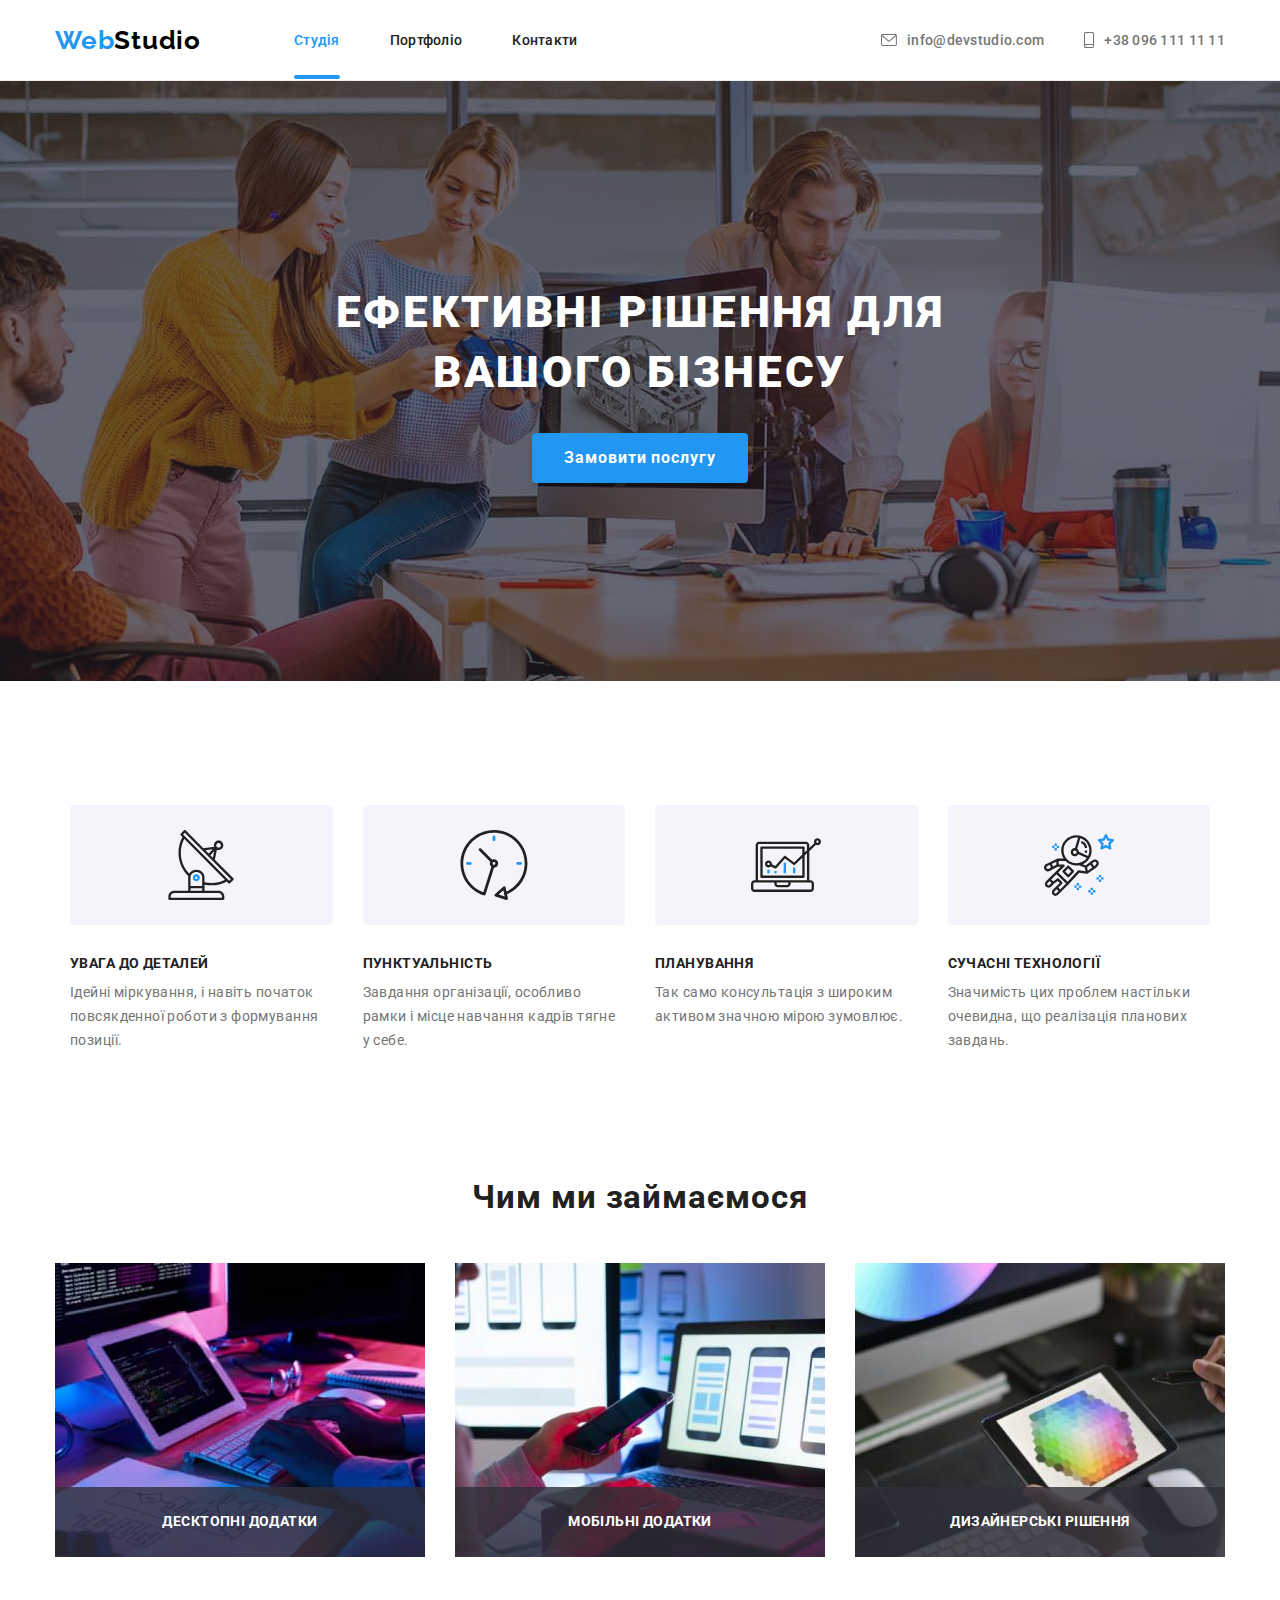
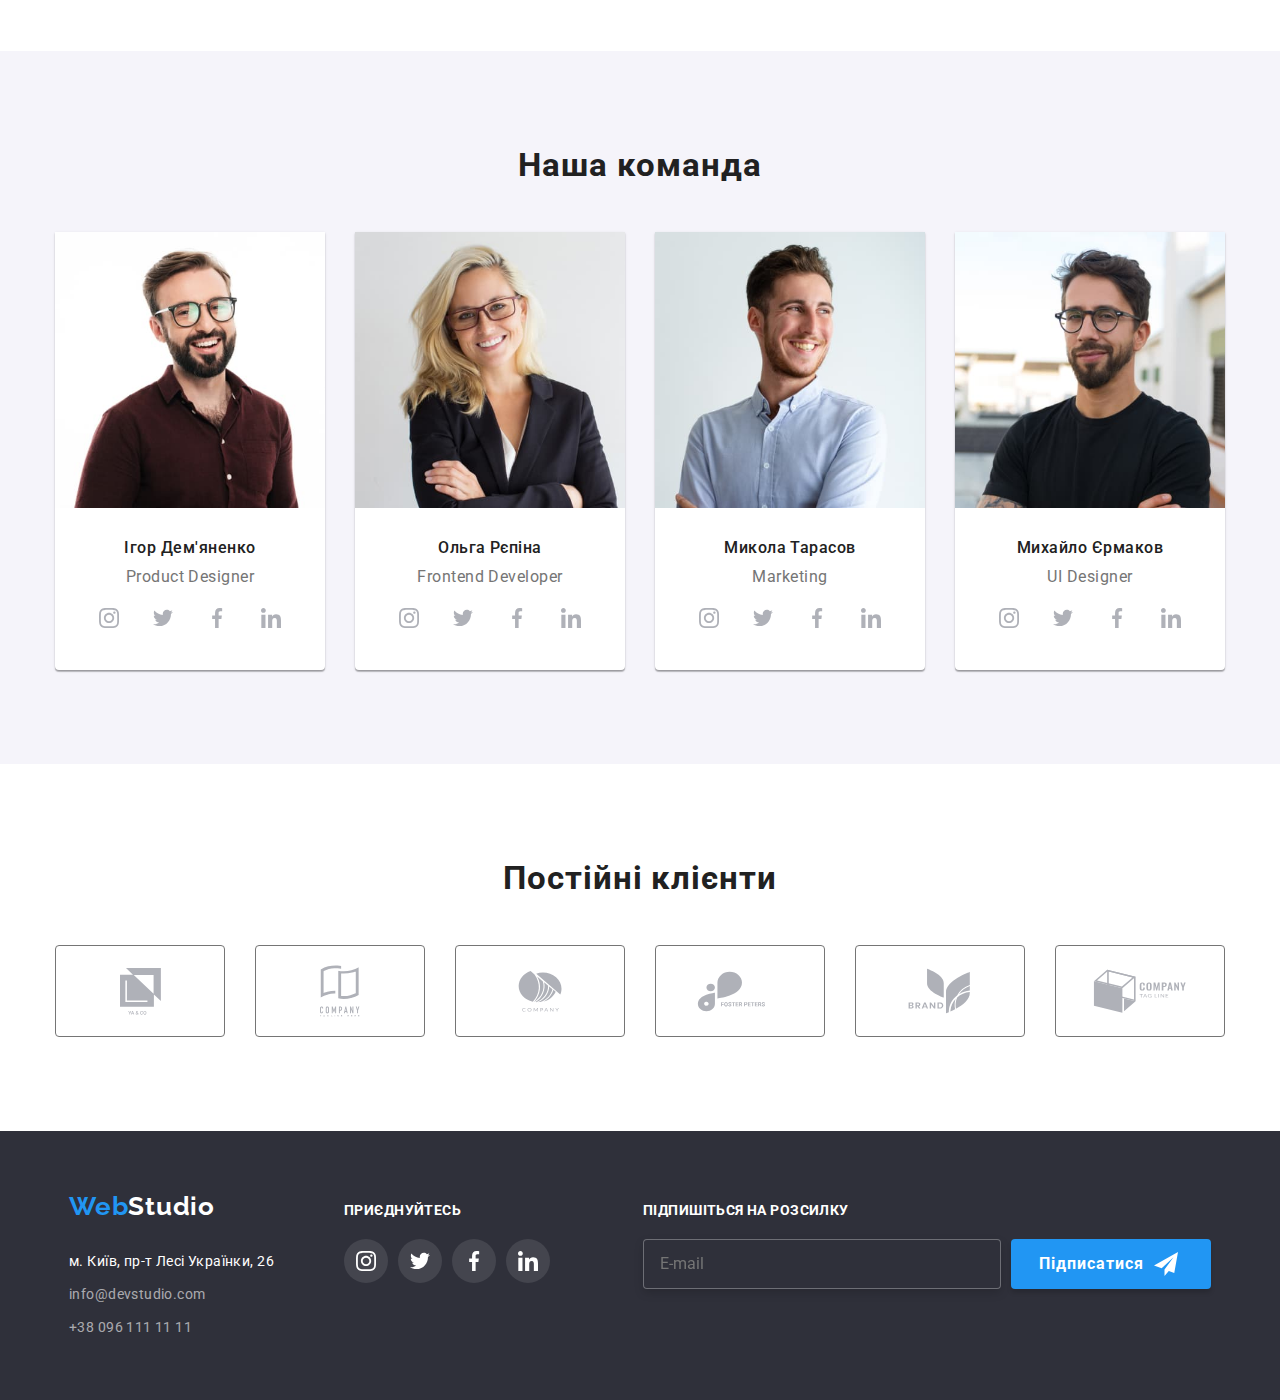
<file: index.html>
<!DOCTYPE html>
<html lang="uk">

<head>
    <meta charset="UTF-8">
    <meta http-equiv="X-UA-Compatible" content="IE=edge">
    <meta name="viewport" content="width=device-width, initial-scale=1.0">
    <link rel="preconnect" href="https://fonts.googleapis.com">
    <link rel="preconnect" href="https://fonts.gstatic.com" crossorigin>
    <link
        href="https://fonts.googleapis.com/css2?family=Montserrat:wght@400;700&family=Raleway:wght@700&family=Roboto:wght@400;500;700;900&display=swap"
        rel="stylesheet">
    <link rel="stylesheet"
        href="https://cdnjs.cloudflare.com/ajax/libs/modern-normalize/1.1.0/modern-normalize.min.css">
    <link rel="stylesheet" href="./css/main.min.css">
    <title>goit-markup-hw-07</title>
</head>

<body class="body-overflow">
    <div class="backdrop is-hidden" data-modal>
        <div class="modal">
            <button type="button" class="modal__button-close button-close" data-modal-close>
                <svg width="11px" height="11px">
                    <use href="./images/icon/icons.svg#icon-Vector-1"></use>
                </svg>
            </button>
    
    <div class="modal-form">
            <form name="modal-form" class="form-order" >
                
                <h3 class="form-order__name">Залиште свої дані, ми вам передзвонимо</h3>
                
                <label for="name" class="form-order__label">Ім'я</label>
                <div class="form-order__field">
                    <input id="name" name="name" type="text" class="form-order__input">
                    <svg width="12px" height="12px" class="form-order__icon">
                        <use href="./images/icon/icons.svg#icon-men"></use>
                    </svg>
                </div>
                
                <label for="tel" class="form-order__label">Телефон</label>
                <div class="form-order__field">
                    <input id="tel" name="telefon" type="text" class="form-order__input">
                    <svg width="13px" height="13px" class="form-order__icon">
                        <use href="./images/icon/icons.svg#icon-phone"></use>
                    </svg>
                </div>
                <label for="email" class="form-order__label">Пошта</label>
                <div class="form-order__field">
                    <input id="email" name="email" type="text" class="form-order__input">
                    <svg width="15px" height="12px" class="form-order__icon">
                        <use href="./images/icon/icons.svg#icon-konvert"></use>
                    </svg>
                    </div>
                <label for="comment" class="form-order__label">Коментар</label>
                <textarea name="commentation" id="comment" class="form-order__textarea" placeholder="Введіть текст"
                    ></textarea>
                <div class="chekbox-container">
                <input id="check" type="checkbox" name="check" class="checkbox-original">
                <svg width="16px" height="15px" class="checkbox-custom">
                    <use href="./images/icon/icons.svg#icon-check"></use>
                </svg>
                <label for="check" class="checkbox-label">
                    Погоджуюся з розсилкою та приймаю 
                    <a class="conditions" href="#">Умови договору</a> 
                </div>

                </label>
                
                <button type="submite" class="form-button">Відправити</button>
    
            </form>
        </div>
        </div>
    </div>

        <header class="header">
        <div class="container-header">
            <nav class="header-nav">
                <a href="./index.html" class="logo"><span class="logo-web">Web</span>Studio</a>
                <ul class="navigation-list">
                    <li><a class="header-nav__link header-nav__link--current" href="./index.html">Студія</a></li>
                    <li><a class="header-nav__link" href="./potfolio.html">Портфоліо</a></li>
                    <li><a class="header-nav__link" href="#">Контакти</a></li>
                </ul>
            </nav>
            <ul class="navigation-contacts">
                <li><a class="header-nav__mail" href="mailto:info@devstudio.com">
                        <svg class="header-nav__icon" width="14px" height="10px">
                            <use href="./images/icon/icons.svg#icon-envelope"></use>
                        </svg>
                        info@devstudio.com</a></li>
                <li><a class="header-nav__tel" href="tel:+380961111111">
                        <svg class="header-nav__icon" width="10px" height="14px">
                            <use href="./images/icon/icons.svg#icon-smartphone"></use>
                        </svg>
                        +38 096 111 11 11</a></li>
            </ul>
            <button class="menu-toggle js-open-menu" aria-expanded="false" aria-controls="mobile-menu">
                <svg width="24px" height="24px">
                    <use href="./images/icon/icons.svg#icon-menu_24px"></use>
                </svg>
            </button>
        </div>
    </header>
    <main>
 
    

        <section class="hero-background section">
            <div class="container">
                <h1 class="hero-text">Ефективні рішення для вашого бізнесу</h1>
                <button type="button" class="hero-button" data-modal-open>Замовити послугу</button>
            </div>
        </section>
        <section class="section-benefits">
            <h2 class="visually-hidden">Наші переваги</h2>
            <div class="container">
                <ul class="benefits">
                    <li>
                        <div class="benefits__icon">
                            <svg width="70px" height="70px">
                                <use href="./images/icon/icons.svg#icon-antenna"></use>
                            </svg>
                        </div>
                        <h3 class="benefits__title">УВАГА ДО ДЕТАЛЕЙ</h3>
                        <p class="benefits__text">Ідейні міркування, і навіть початок повсякденної роботи з формування
                            позиції.</p>
                    </li>
                    <li>
                        <div class="benefits__icon">
                            <svg width="70px" height="70px">
                                <use href="./images/icon/icons.svg#icon-clock"></use>
                            </svg>
                        </div>
                        <h3 class="benefits__title">ПУНКТУАЛЬНІСТЬ</h3>
                        <p class="benefits__text">Завдання організації, особливо рамки і місце навчання кадрів тягне у
                            себе.
                        </p>
                    </li>
                    <li >
                        <div class="benefits__icon">
                            <svg width="70px" height="70px">
                                <use href="./images/icon/icons.svg#icon-diagram"></use>
                            </svg>
                        </div>
                        <h3 class="benefits__title">ПЛАНУВАННЯ</h3>
                        <p class="benefits__text">Так само консультація з широким активом значною мірою зумовлює.</p>
                    </li>
                    <li>
                        <div class="benefits__icon">
                            <svg width="70px" height="70px">
                                <use href="./images/icon/icons.svg#icon-astronaut"></use>
                            </svg>
                        </div>
                        <h3 class="benefits__title">СУЧАСНІ ТЕХНОЛОГІЇ</h3>
                        <p class="benefits__text">Значимість цих проблем настільки очевидна, що реалізація планових
                            завдань.
                        </p>
                    </li>
                </ul>
            </div>
        </section>
        <section class="section what-doing__section">
            <div class="container">
                <h2 class="section-name">Чим ми займаємося</h2>
                <ul class="what-doing">
                    <li class="what-doing-overlay-box">
                        <div class="what-doing-overlay">
                            <p class="what-doing-overlay__text">Десктопні додатки</p>
                        </div>
                        <img src="./images/box_1.jpg" alt="Планшет з клавіатурою" width="370">
                    </li>
                    <li class="what-doing-overlay-box">
                        <div class="what-doing-overlay">
                            <p class="what-doing-overlay__text">Мобільні додатки</p>
                        </div>
                        <img src="./images/box_2.jpg" alt="Смартфон з ноутбуком" width="370">
                    </li>
                    <li class="what-doing-overlay-box">
                        <div class="what-doing-overlay">
                            <p class="what-doing-overlay__text">Дизайнерські рішення</p>
                        </div>
                        <img src="./images/img.jpg" alt="Палітра на планшеті" width="370">
                    </li>
                </ul>
            </div>
        </section>
        <section class="command section">
            <div class="container">
                <h2 class="section-name">Наша команда</h2>
                <ul class="command-list">
                    <li class="command-card">
                        <picture>
                            <source srcset="./images/igor_demyanenko_450.jpg" media="(min-width: 480px)">
                            <source srcset="./images/igor_demyanenko_354.jpg" media="(min-width: 768px)">
                         <img src="./images/igor_demyanenko.jpg" alt="Фото Ігор Дем'яненко" >
                        </picture>

                        <div class="command-card__name">
                            <h3 class="command-card__title">Ігор Дем'яненко</h3>
                            <p class="command-card__text">Product Designer</p>
                            <div>
                                <ul class="command-card__social-list">
                                    <li class="command-card__social-item">
                                        <a href="#" class="command-card__social-link">
                                            <svg width="20px" height="20px">
                                                <use href="./images/icon/icons.svg#icon-instagram"></use>
                                            </svg>
                                        </a>
                                    </li>
                                    <li class="command-card__social-item">
                                        <a href="#" class="command-card__social-link">
                                            <svg width="20px" height="20px">
                                                <use href="./images/icon/icons.svg#icon-twitter"></use>
                                            </svg>
                                        </a>
                                    </li>
                                    <li class="command-card__social-item">
                                        <a href="#" class="command-card__social-link">
                                            <svg width="20px" height="20px">
                                                <use href="./images/icon/icons.svg#icon-facebook"></use>
                                            </svg>
                                        </a>
                                    </li>
                                    <li class="command-card__social-item">
                                        <a href="#" class="command-card__social-link">
                                            <svg width="20px" height="20px">
                                                <use href="./images/icon/icons.svg#icon-linkedin"></use>
                                            </svg>
                                        </a>
                                    </li>
                                </ul>
                            </div>
                        </div>
                    </li>
                    <li class="command-card">
                        <picture>
                            <source srcset="./images/olga_repina_450.jpg" media="(min-width: 480px)">
                            <source srcset="./images/olga_repina_354.jpg" media="(min-width: 768px)">
                            <img src="./images/olga_repina.jpg" alt="Фото Ольга Репина">
                        </picture>
                        <div class="command-card__name">
                            <h3 class="command-card__title">Ольга Рєпіна</h3>
                            <p class="command-card__text">Frontend Developer</p>
                            <div>
                                <ul class="command-card__social-list">
                                    <li class="command-card__social-item">
                                        <a href="#" class="command-card__social-link">
                                            <svg width="20px" height="20px">
                                                <use href="./images/icon/icons.svg#icon-instagram"></use>
                                            </svg>
                                        </a>
                                    </li>
                                    <li class="command-card__social-item">
                                        <a href="#" class="command-card__social-link">
                                            <svg width="20px" height="20px">
                                                <use href="./images/icon/icons.svg#icon-twitter"></use>
                                            </svg>
                                        </a>
                                    </li>
                                    <li class="command-card__social-item">
                                        <a href="#" class="command-card__social-link">
                                            <svg width="20px" height="20px">
                                                <use href="./images/icon/icons.svg#icon-facebook"></use>
                                            </svg>
                                        </a>
                                    </li>
                                    <li class="command-card__social-item">
                                        <a href="#" class="command-card__social-link">
                                            <svg width="20px" height="20px">
                                                <use href="./images/icon/icons.svg#icon-linkedin"></use>
                                            </svg>
                                        </a>
                                    </li>
                                </ul>
                            </div>
                        </div>
                    </li>
                    <li class="command-card">
                        <picture>
                            <source srcset="./images/mikola_tarasov_450.jpg" media="(min-width: 480px)">
                            <source srcset="./images/mikola_tarasov_354.jpg" media="(min-width: 768px)">
                            <img src="./images/mikola_tarasov.jpg" alt="Фото Микола Тарасов">
                        </picture>
                        <div class="command-card__name">
                            <h3 class="command-card__title">Микола Тарасов</h3>
                            <p class="command-card__text">Marketing</p>
                            <div>
                                <ul class="command-card__social-list">
                                    <li class="command-card__social-item">
                                        <a href="#" class="command-card__social-link">
                                            <svg width="20px" height="20px">
                                                <use href="./images/icon/icons.svg#icon-instagram"></use>
                                            </svg>
                                        </a>
                                    </li>
                                    <li class="command-card__social-item">
                                        <a href="#" class="command-card__social-link">
                                            <svg width="20px" height="20px">
                                                <use href="./images/icon/icons.svg#icon-twitter"></use>
                                            </svg>
                                        </a>
                                    </li>
                                    <li class="command-card__social-item">
                                        <a href="#" class="command-card__social-link">
                                            <svg width="20px" height="20px">
                                                <use href="./images/icon/icons.svg#icon-facebook"></use>
                                            </svg>
                                        </a>
                                    </li>
                                    <li class="command-card__social-item">
                                        <a href="#" class="command-card__social-link">
                                            <svg width="20px" height="20px">
                                                <use href="./images/icon/icons.svg#icon-linkedin"></use>
                                            </svg>
                                        </a>
                                    </li>
                                </ul>
                            </div>
                        </div>
                    </li>
                    <li class="command-card">
                        <picture>
                            <source srcset="./images/mihailo_ermakov_450.jpg" media="(min-width: 480px)">
                            <source srcset="./images/mihailo_ermakov_354.jpg" media="(min-width: 768px)">
                            <img src="./images/mihailo_ermakov.jpg" alt="Фото Михайло Єрмаков">
                        </picture>
                        <div class="command-card__name">
                            <h3 class="command-card__title">Михайло Єрмаков</h3>
                            <p class="command-card__text">UI Designer</p>
                            <div>
                                <ul class="command-card__social-list">
                                    <li class="command-card__social-item">
                                        <a href="#" class="command-card__social-link">
                                            <svg width="20px" height="20px">
                                                <use href="./images/icon/icons.svg#icon-instagram"></use>
                                            </svg>
                                        </a>
                                    </li>
                                    <li class="command-card__social-item">
                                        <a href="#" class="command-card__social-link">
                                            <svg width="20px" height="20px">
                                                <use href="./images/icon/icons.svg#icon-twitter"></use>
                                            </svg>
                                        </a>
                                    </li>
                                    <li class="command-card__social-item">
                                        <a href="#" class="command-card__social-link">
                                            <svg width="20px" height="20px">
                                                <use href="./images/icon/icons.svg#icon-facebook"></use>
                                            </svg>
                                        </a>
                                    </li>
                                    <li class="command-card__social-item">
                                        <a href="#" class="command-card__social-link">
                                            <svg width="20px" height="20px">
                                                <use href="./images/icon/icons.svg#icon-linkedin"></use>
                                            </svg>
                                        </a>
                                    </li>
                                </ul>
                            </div>
                        </div>
                    </li>
                </ul>
            </div>
        </section>
        <section class="section">
            <div class="container">
                <h2 class="section-name">Постійні клієнти</h2>
                <ul class="client-list">
                    <li class="client"><a href="#" class="client__link">
                            <svg class="client__icon" width="41px" height="47px">
                                <use href="./images/icon/icons.svg#icon-client-1"></use>
                            </svg>
                        </a></li>
                    <li class="client"><a href="#" class="client__link">
                            <svg class="client__icon" width="40px" height="52px">
                                <use href="./images/icon/icons.svg#icon-client-2"></use>
                            </svg>
                        </a></li>
                    <li class="client"><a href="#" class="client__link">
                            <svg class="client__icon" width="44px" height="42px">
                                <use href="./images/icon/icons.svg#icon-client-3"></use>
                            </svg>
                        </a></li>
                    <li class="client"><a href="#" class="client__link">
                            <svg class="client__icon" width="85px" height="41px">
                                <use href="./images/icon/icons.svg#icon-client-4"></use>
                            </svg>
                        </a></li>
                    <li class="client"><a href="#" class="client__link">
                            <svg class="client__icon" width="63px" height="46px">
                                <use href="./images/icon/icons.svg#icon-client-5"></use>
                            </svg>
                        </a></li>
                    <li class="client"><a href="#" class="client__link">
                            <svg class="client__icon" width="94px" height="44px">
                                <use href="./images/icon/icons.svg#icon-client-6"></use>
                            </svg>
                        </a></li>
                </ul>

            </div>
        </section>



    </main>
    <footer class="footer-background">
        <div class="container futer-content">
            <div class="footer-nav-logo">
                <a href="./index.html" class="logo logo--footer"><span class="logo-web">Web</span>Studio</a>
                <address>
                    <ul class="footer-nav">
                        <li class="footer-nav__adres"><a href="https://goo.gl/maps/15wSwzAnyZ6zEoBG6"></a>м. Київ, пр-т Лесі
                            Українки,
                            26
                        </li>
                        <li class="footer-nav__link"><a href="mailto:info@devstudio.com"
                                class="footer-nav__mail">info@devstudio.com</a></li>
                        <li><a href="tel:+380961111111" class="footer-nav__tel">+38 096 111 11 11</a></li>
                    </ul>
                </address>
            </div>

            <div>
                <h4 class="connecting">приєднуйтесь</h4>
                <div class="footer-social">
                    <ul class="footer-social__list">
                        <li class="footer-social__item">
                            <a href="#" class="footer-social__link">
                                <svg width="20px" height="20px">
                                    <use href="./images/icon/icons.svg#icon-instagram"></use>
                                </svg>
                            </a>
                        </li>
                        <li class="footer-social__item">
                            <a href="#" class="footer-social__link">
                                <svg width="20px" height="20px">
                                    <use href="./images/icon/icons.svg#icon-twitter"></use>
                                </svg>
                            </a>
                        </li>
                        <li class="footer-social__item">
                            <a href="#" class="footer-social__link">
                                <svg width="20px" height="20px">
                                    <use href="./images/icon/icons.svg#icon-facebook"></use>
                                </svg>
                            </a>
                        </li>
                        <li class="footer-social__item">
                            <a href="#" class="footer-social__link">
                                <svg width="20px" height="20px">
                                    <use href="./images/icon/icons.svg#icon-linkedin"></use>
                                </svg>
                            </a>
                        </li>
                    </ul>
                </div>
            </div>
            <div class="subscription">
                <h4 class="subscription__name connecting">Підпишіться на розсилку</h4>
                <div class="subscription__bar">
                <input type="email" placeholder="E-mail" class="subscription__email">
                <button type="submit" class="subscription__button">
                    Підписатися
                    <svg width="24px" height="24px" class="subscription__icon">
                        <use href="./images/icon/icons.svg#icon-send"></use>
                    </svg>
                </button>
                </div>
                
            </div>
        </div>
    </footer>
   
    <div class="menu-container js-menu-container" id="mobile-menu">
        <button class="menu-toggle js-close-menu">
            <svg width="19px" height="19px">
                <use href="./images/icon/icons.svg#icon-Vector-1"></use>
            </svg>
        </button>
        <div class="mobile-menu">
            <ul class="mobile-menu-links">
                <li><a href="./index.html" class="mobile-menu-links__link mobile-menu-links__link--active">Студія</a></li>
                <li><a href="./potfolio.html" class="mobile-menu-links__link">Портфоліо</a></li>
                <li><a href="" class="mobile-menu-links__link">Контакти</a></li>
            </ul>
            <ul class="mobile-menu-contact">
                <li><a href="tel:+380961111111" class="mobile-menu-contact__tel">+38 096 111 11 11</a></li>
                <li><a href="mailto:info@devstudio.com" class="mobile-menu-contact__mail">info@devstudio.com</a></li>
            </ul>
            <ul class="mobile-menu-socials">
                <li class="mobile-menu-socials__link"><a href="">Instagram</a></li>
                <li class="mobile-menu-socials__link"><a href="">Twitter</a></li>
                <li class="mobile-menu-socials__link"><a href="">Facebook</a></li>
                <li class="mobile-menu-socials__link"><a href="">LinkedIn</a></li>
            </ul>
        </div>
    </div>
<script src="./js/modal.js"></script>
<script defer src="js/mobile-menu.js"></script>
   
</body>

</html>
</file>
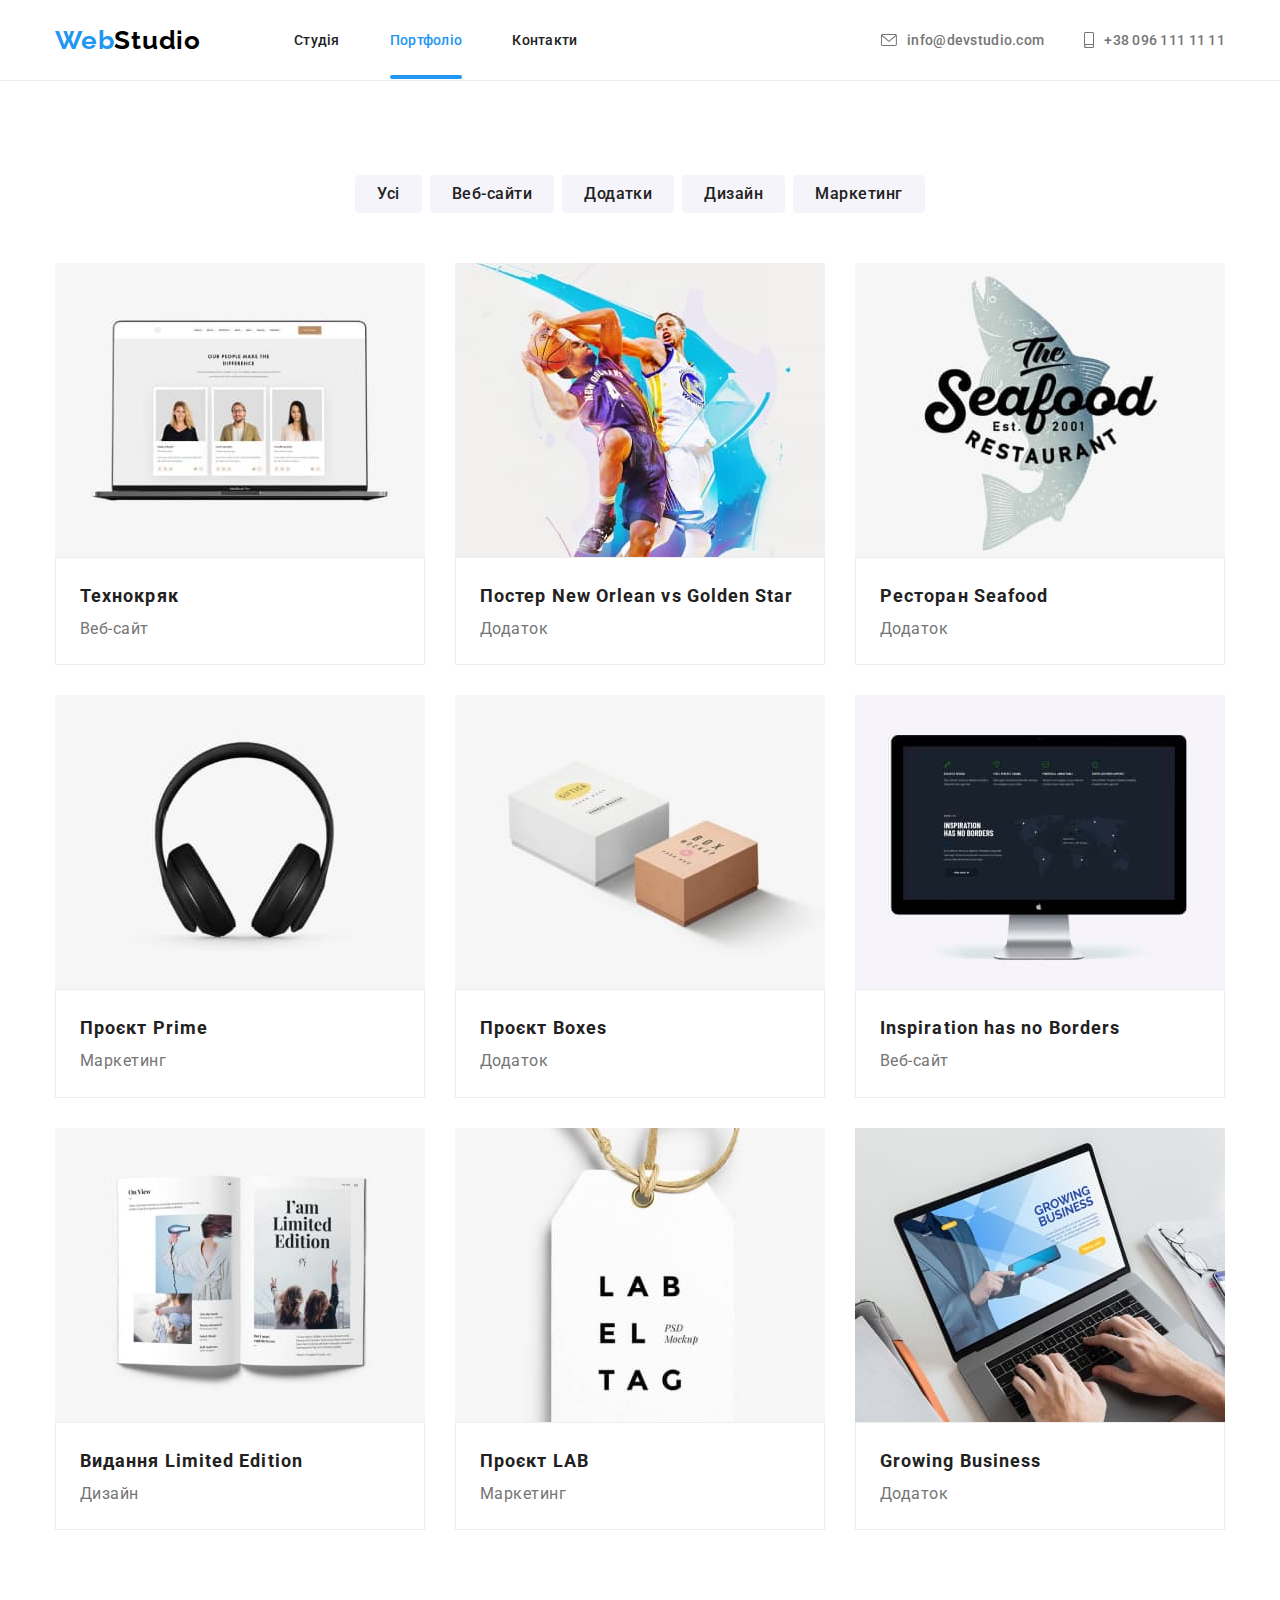
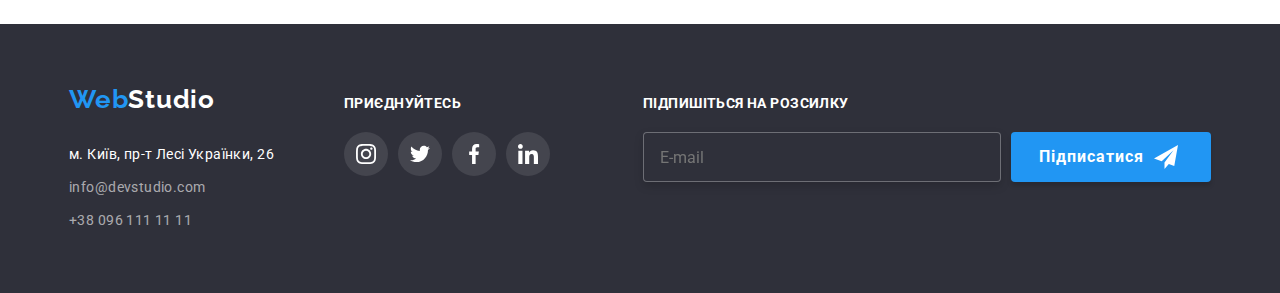
<file: potfolio.html>
<!DOCTYPE html>
<html lang="en">

<head>
    <meta charset="UTF-8" />
    <meta http-equiv="X-UA-Compatible" content="IE=edge" />
    <meta name="viewport" content="width=device-width, initial-scale=1.0" />
    <link rel="preconnect" href="https://fonts.googleapis.com">
    <link rel="preconnect" href="https://fonts.gstatic.com" crossorigin>
    <link
        href="https://fonts.googleapis.com/css2?family=Montserrat:wght@400;700&family=Raleway:wght@700&family=Roboto:wght@400;500;700;900&display=swap"
        rel="stylesheet">
    <link rel="stylesheet"
        href="https://cdnjs.cloudflare.com/ajax/libs/modern-normalize/1.1.0/modern-normalize.min.css">

    <link rel="stylesheet" href="./css/main.min.css">
    <title>goit-markup-hw-06</title>
</head>

<body>
    <header class="header">
        <div class="container-header">
            <nav class="header-nav">
                <a href="./index.html" class="logo"><span class="logo-web">Web</span>Studio</a>
                <ul class="navigation-list">
                    <li><a class="header-nav__link" href="./index.html">Студія</a></li>
                    <li><a class="header-nav__link header-nav__link--current" href="./potfolio.html">Портфоліо</a></li>
                    <li><a class="header-nav__link" href="#">Контакти</a></li>
                </ul>
            </nav>
            <ul class="navigation-contacts">
                <li><a class="header-nav__mail" href="mailto:info@devstudio.com">
                        <svg class="header-nav__icon" width="16px" height="12px">
                            <use href="./images/icon/icons.svg#icon-envelope"></use>
                        </svg>
                        info@devstudio.com</a></li>
                <li><a class="header-nav__tel" href="tel:+380961111111">
                        <svg class="header-nav__icon" width="10px" height="16px">
                            <use href="./images/icon/icons.svg#icon-smartphone"></use>
                        </svg>
                        +38 096 111 11 11</a></li>
            </ul>
            <button class="menu-toggle js-open-menu" aria-expanded="false" aria-controls="mobile-menu">
                <svg width="24px" height="24px">
                    <use href="./images/icon/icons.svg#icon-menu_24px"></use>
                </svg>
            </button>
        </div>
    </header>
    <main>
        <section class="our-project section">
            <div class="container">
                <h2 class="visually-hidden">Приклади робіт</h2>
                <ul class="portfolio-button">
                    <li><button type="button" class="button-menu">Усі</button></li>
                    <li><button type="button" class="button-menu">Веб-сайти</button></li>
                    <li><button type="button" class="button-menu">Додатки</button></li>
                    <li><button type="button" class="button-menu">Дизайн</button></li>
                    <li><button type="button" class="button-menu">Маркетинг</button></li>
                </ul>
                <ul class="project-gallary">
                    <li>
                        <a class="project-card" href="#">
                            <div class="project-card__overlay">
                                <div class="overlay-card">
                                    <p class="overlay-card__text">Ресурс пропонує комплексні пропозиції з різним рівнем
                                        функціоналу та сервісів. Все це дозволить відвідувачу отримати
                                        вичерпні відомості про компанію чи приватну особу.</p>
                                </div>
                                <img src="./images/porfolio/nout-s-foto.jpg" alt="ноутбук с фото" width="370">
                            </div>

                            <div class="project-card__title">
                                <h3 class="project-card__name">Технокряк</h3>
                                <p class="project-card__text">Веб-сайт</p>
                            </div>
                        </a>
                    </li>
                    <li>
                        <a class="project-card" href="#">
                            <div class="project-card__overlay">
                                <div class="overlay-card">
                                    <p class="overlay-card__text">Ресурс пропонує комплексні пропозиції з різним рівнем
                                        функціоналу та сервісів. Все це дозволить відвідувачу отримати
                                        вичерпні відомості про компанію чи приватну особу.</p>
                                </div>
                                <img src="./images/porfolio/basketbol.jpg" alt="постер баскетбол" width="370">
                            </div>

                            <div class="project-card__title">
                                <h3 class="project-card__name">Постер New Orlean vs Golden Star</h3>
                                <p class="project-card__text">Додаток</p>
                            </div>
                        </a>
                    </li>
                    <li>
                        <a class="project-card" href="">
                            <div class="project-card__overlay">
                                <div class="overlay-card">
                                    <p class="overlay-card__text">Ресурс пропонує комплексні пропозиції з різним рівнем
                                        функціоналу та сервісів. Все це дозволить відвідувачу отримати
                                        вичерпні відомості про компанію чи приватну особу.</p>
                                </div>
                                <img src="./images/porfolio/logo-s-riboi.jpg" alt="логотип рыбного ресторана"
                                    width="370">
                            </div>

                            <div class="project-card__title">
                                <h3 class="project-card__name">Ресторан Seafood</h3>
                                <p class="project-card__text">Додаток</p>
                            </div>
                        </a>
                    </li>
                    <li>
                        <a href="" class="project-card">
                            <div class="project-card__overlay">
                                <div class="overlay-card">
                                    <p class="overlay-card__text">Ресурс пропонує комплексні пропозиції з різним рівнем
                                        функціоналу та сервісів. Все це дозволить відвідувачу отримати
                                        вичерпні відомості про компанію чи приватну особу.</p>
                                </div>
                                <img src="./images/porfolio/naushniki.jpg" alt="наушники" width="370">
                            </div>

                            <div class="project-card__title">
                                <h3 class="project-card__name">Проєкт Prime</h3>
                                <p class="project-card__text">Маркетинг</p>
                            </div>
                        </a>
                    </li>
                    <li>
                        <a href="" class="project-card">
                            <div class="project-card__overlay">
                                <div class="overlay-card">
                                    <p class="overlay-card__text">Ресурс пропонує комплексні пропозиції з різним рівнем
                                        функціоналу та сервісів. Все це дозволить відвідувачу отримати
                                        вичерпні відомості про компанію чи приватну особу.</p>
                                </div>
                                <img src="./images/porfolio/boxes.jpg" alt="коробки" width="370">
                            </div>

                            <div class="project-card__title">
                                <h3 class="project-card__name">Проєкт Boxes</h3>
                                <p class="project-card__text">Додаток</p>
                            </div>
                        </a>
                    </li>
                    <li>
                        <a href="" class="project-card">
                            <div class="project-card__overlay">
                                <div class="overlay-card">
                                    <p class="overlay-card__text">Ресурс пропонує комплексні пропозиції з різним рівнем
                                        функціоналу та сервісів. Все це дозволить відвідувачу отримати
                                        вичерпні відомості про компанію чи приватну особу.</p>
                                </div>
                                <img src="./images/porfolio/komp.jpg" alt="моноблок" width="370">
                            </div>

                            <div class="project-card__title">
                                <h3 class="project-card__name">Inspiration has no Borders</h3>
                                <p class="project-card__text">Веб-сайт</p>
                            </div>
                        </a>
                    </li>
                    <li>
                        <a href="" class="project-card">
                            <div class="project-card__overlay">
                                <div class="overlay-card">
                                    <p class="overlay-card__text">Ресурс пропонує комплексні пропозиції з різним рівнем
                                        функціоналу та сервісів. Все це дозволить відвідувачу отримати
                                        вичерпні відомості про компанію чи приватну особу.</p>
                                </div>
                                <img src="./images/porfolio/gurnal.jpg" alt="журнал" width="370">
                            </div>

                            <div class="project-card__title">
                                <h3 class="project-card__name">Видання Limited Edition</h3>
                                <p class="project-card__text">Дизайн</p>
                            </div>
                        </a>
                    </li>
                    <li>
                        <a href="" class="project-card">
                            <div class="project-card__overlay">
                                <div class="overlay-card">
                                    <p class="overlay-card__text">Ресурс пропонує комплексні пропозиції з різним рівнем
                                        функціоналу та сервісів. Все це дозволить відвідувачу отримати
                                        вичерпні відомості про компанію чи приватну особу.</p>
                                </div>
                                <img src="./images/porfolio/lable.jpg" alt="фото лэйби" width="370">
                            </div>

                            <div class="project-card__title">
                                <h3 class="project-card__name">Проєкт LAB</h3>
                                <p class="project-card__text">Маркетинг</p>
                            </div>
                        </a>
                    </li>
                    <li>
                        <a href="" class="project-card">
                            <div class="project-card__overlay">
                                <div class="overlay-card">
                                    <p class="overlay-card__text">Ресурс пропонує комплексні пропозиції з різним рівнем
                                        функціоналу та сервісів. Все це дозволить відвідувачу отримати
                                        вичерпні відомості про компанію чи приватну особу.</p>
                                </div>
                                <img src="./images/porfolio/notebook.jpg" alt="руки на ноутбуке" width="370">
                            </div>

                            <div class="project-card__title">
                                <h3 class="project-card__name">Growing Business</h3>
                                <p class="project-card__text">Додаток</p>
                            </div>
                        </a>
                    </li>
                </ul>
            </div>
        </section>

    </main>
    <footer class="footer-background">
        <div class="container futer-content">
            <div class="footer-nav-logo">
                <a href="./index.html" class="logo logo--footer"><span class="logo-web">Web</span>Studio</a>
                <address>
                    <ul class="footer-nav">
                        <li class="footer-nav__adres"><a href="https://goo.gl/maps/15wSwzAnyZ6zEoBG6"></a>м. Київ, пр-т Лесі
                            Українки,
                            26
                        </li>
                        <li class="footer-nav__link"><a href="mailto:info@devstudio.com"
                                class="footer-nav__mail">info@devstudio.com</a></li>
                        <li><a href="tel:+380961111111" class="footer-nav__tel">+38 096 111 11 11</a></li>
                    </ul>
                </address>
            </div>
    
            <div>
                <h4 class="connecting">приєднуйтесь</h4>
                <div class="footer-social">
                    <ul class="footer-social__list">
                        <li class="footer-social__item">
                            <a href="#" class="footer-social__link">
                                <svg width="20px" height="20px">
                                    <use href="./images/icon/icons.svg#icon-instagram"></use>
                                </svg>
                            </a>
                        </li>
                        <li class="footer-social__item">
                            <a href="#" class="footer-social__link">
                                <svg width="20px" height="20px">
                                    <use href="./images/icon/icons.svg#icon-twitter"></use>
                                </svg>
                            </a>
                        </li>
                        <li class="footer-social__item">
                            <a href="#" class="footer-social__link">
                                <svg width="20px" height="20px">
                                    <use href="./images/icon/icons.svg#icon-facebook"></use>
                                </svg>
                            </a>
                        </li>
                        <li class="footer-social__item">
                            <a href="#" class="footer-social__link">
                                <svg width="20px" height="20px">
                                    <use href="./images/icon/icons.svg#icon-linkedin"></use>
                                </svg>
                            </a>
                        </li>
                    </ul>
                </div>
            </div>
            <div class="subscription">
                <h4 class="subscription__name connecting">Підпишіться на розсилку</h4>
                <div class="subscription__bar">
                    <input type="email" placeholder="E-mail" class="subscription__email">
                    <button type="submit" class="subscription__button">
                        Підписатися
                        <svg width="24px" height="24px" class="subscription__icon">
                            <use href="./images/icon/icons.svg#icon-send"></use>
                        </svg>
                    </button>
                </div>
    
            </div>
        </div>
    </footer>
    <div class="menu-container js-menu-container" id="mobile-menu">
        <button class="menu-toggle js-close-menu">
            <svg width="19px" height="19px">
                <use href="./images/icon/icons.svg#icon-Vector-1"></use>
            </svg>
        </button>
        <div class="mobile-menu">
            <ul class="mobile-menu-links">
                <li><a href="./index.html" class="mobile-menu-links__link">Студія</a></li>
                <li><a href="./potfolio.html" class="mobile-menu-links__link mobile-menu-links__link--active">Портфоліо</a></li>
                <li><a href="" class="mobile-menu-links__link">Контакти</a></li>
            </ul>
            <ul class="mobile-menu-contact">
                <li><a href="tel:+380961111111" class="mobile-menu-contact__tel">+38 096 111 11 11</a></li>
                <li><a href="mailto:info@devstudio.com" class="mobile-menu-contact__mail">info@devstudio.com</a></li>
            </ul>
            <ul class="mobile-menu-socials">
                <li class="mobile-menu-socials__link"><a href="">Instagram</a></li>
                <li class="mobile-menu-socials__link"><a href="">Twitter</a></li>
                <li class="mobile-menu-socials__link"><a href="">Facebook</a></li>
                <li class="mobile-menu-socials__link"><a href="">LinkedIn</a></li>
            </ul>
        </div>
    </div>
    <script defer src="js/mobile-menu.js"></script>
</body>

</html>
</file>
<file: css/main.min.css>
:root{--color-blue: #2196f3;--color-head: #212121;--color-comment: #757575;--color-white: #ffffff;--color-background-grey: #2f303a;--color-easy-gray: #f5f4fa;--color-icon: #afb1b8}body{max-width:100%;font-family:Roboto,sans-serif;color:var(--color-comment);background-color:var(--color-white)}@media screen and (min-width: 768px){body{width:100%;overflow-y:scroll}}@media screen and (min-width: 1200px){body{widows:100%}}.container{width:480px;margin:0 auto;padding:0 15px}@media screen and (min-width: 768px){.container{width:768px}}@media screen and (min-width: 1200px){.container{width:1200px}}.section{padding:60px 0}@media screen and (min-width: 1200px){.section{padding:94px 0}}.section .section-name{font-size:28px;line-height:1.2;text-align:center;letter-spacing:.03em;color:var(--color-head)}@media screen and (min-width: 1200px){.section .section-name{font-size:33px}}.is-hidden{visibility:hidden;opacity:0;pointer-events:none;-webkit-transform:scale(0.6);transform:scale(0.6)}h1,h2,h3,h4,h5,h6,p{margin:0}.list{list-style:none;padding-left:0;margin:0}.link{text-decoration:none;color:inherit}img{display:block;max-width:100%;height:auto}address{font-style:normal}ul{list-style-type:none;-webkit-padding-start:0;padding-inline-start:0;margin:0}a{text-decoration:none}.backdrop{position:fixed;width:100%;height:100%;z-index:2;background-color:rgba(0,0,0,.2);-webkit-transition:opacity 250ms cubic-bezier(0.4, 0, 0.2, 1);transition:opacity 250ms cubic-bezier(0.4, 0, 0.2, 1)}.button-close{width:30px;height:30px;border-radius:50%;border:2px solid var(--color-easy-gray);background:var(--color-white);-webkit-transition:fill 250ms cubic-bezier(0.4, 0, 0.2, 1);transition:fill 250ms cubic-bezier(0.4, 0, 0.2, 1)}.button-menu{background-color:var(--color-easy-gray);font-family:"Roboto";font-style:normal;font-weight:500;font-size:16px;line-height:1.6;text-align:center;letter-spacing:.03em;color:var(--color-head);padding:6px 22px;border-radius:4px;border-width:0;-webkit-transition:background-color 250ms cubic-bezier(0.4, 0, 0.2, 1),color 250ms cubic-bezier(0.4, 0, 0.2, 1),-webkit-box-shadow 250ms cubic-bezier(0.4, 0, 0.2, 1);transition:background-color 250ms cubic-bezier(0.4, 0, 0.2, 1),color 250ms cubic-bezier(0.4, 0, 0.2, 1),-webkit-box-shadow 250ms cubic-bezier(0.4, 0, 0.2, 1);transition:background-color 250ms cubic-bezier(0.4, 0, 0.2, 1),color 250ms cubic-bezier(0.4, 0, 0.2, 1),box-shadow 250ms cubic-bezier(0.4, 0, 0.2, 1);transition:background-color 250ms cubic-bezier(0.4, 0, 0.2, 1),color 250ms cubic-bezier(0.4, 0, 0.2, 1),box-shadow 250ms cubic-bezier(0.4, 0, 0.2, 1),-webkit-box-shadow 250ms cubic-bezier(0.4, 0, 0.2, 1)}.button-menu:hover,.button-munu:focus{cursor:pointer;background-color:var(--color-blue);letter-spacing:.03em;color:var(--color-white);-webkit-box-shadow:0px 3px 1px rgba(0,0,0,.1),0px 1px 2px rgba(0,0,0,.08),0px 2px 2px rgba(0,0,0,.12);box-shadow:0px 3px 1px rgba(0,0,0,.1),0px 1px 2px rgba(0,0,0,.08),0px 2px 2px rgba(0,0,0,.12)}.logo{font-family:Raleway;font-style:normal;font-weight:700;font-size:24px;line-height:1.16;letter-spacing:.03em;color:#000;padding:16px 0}@media screen and (min-width: 768px){.logo{margin-right:88px}}@media screen and (min-width: 1200px){.logo{font-size:26px;line-height:1.2;margin-right:93px}}.logo-web{color:var(--color-blue)}.logo--footer{color:var(--color-white);margin:auto}@media screen and (min-width: 1200px){.logo--footer{margin-left:0px}}.modal{position:absolute;top:50%;left:50%;-webkit-transform:translate(-50%, -50%);transform:translate(-50%, -50%);width:450px;height:609px;margin:0;background:var(--color-white);-webkit-box-shadow:0px 1px 3px rgba(0,0,0,.12),0px 1px 1px rgba(0,0,0,.14),0px 2px 1px rgba(0,0,0,.2);box-shadow:0px 1px 3px rgba(0,0,0,.12),0px 1px 1px rgba(0,0,0,.14),0px 2px 1px rgba(0,0,0,.2);border-radius:4px;-webkit-transition:visibility 250ms cubic-bezier(0.4, 0, 0.2, 1),-webkit-transform 250ms cubic-bezier(0.4, 0, 0.2, 1);transition:visibility 250ms cubic-bezier(0.4, 0, 0.2, 1),-webkit-transform 250ms cubic-bezier(0.4, 0, 0.2, 1);transition:transform 250ms cubic-bezier(0.4, 0, 0.2, 1),visibility 250ms cubic-bezier(0.4, 0, 0.2, 1);transition:transform 250ms cubic-bezier(0.4, 0, 0.2, 1),visibility 250ms cubic-bezier(0.4, 0, 0.2, 1),-webkit-transform 250ms cubic-bezier(0.4, 0, 0.2, 1)}@media screen and (min-width: 1200px){.modal{width:528px;height:581px}}.modal__button-close{position:absolute;top:8px;right:8px}.modal__button-close:hover{fill:var(--color-blue);cursor:pointer}.section-benefits{padding:60px 0 0 0}@media screen and (min-width: 1200px){.section-benefits{padding:94px 0 0 0}}.benefits{margin:30px 15px}@media screen and (min-width: 768px){.benefits{display:-webkit-box;display:-ms-flexbox;display:flex;-ms-flex-wrap:wrap;flex-wrap:wrap;gap:30px}}@media screen and (min-width: 768px){.benefits>li{-ms-flex-preferred-size:calc((100% - 30px)/2);flex-basis:calc((100% - 30px)/2)}}@media screen and (min-width: 1200px){.benefits>li{-ms-flex-preferred-size:calc((100% - 90px)/4);flex-basis:calc((100% - 90px)/4)}}.benefits__title{font-size:14px;line-height:1.15;letter-spacing:.03em;text-transform:uppercase;color:var(--color-head);margin-bottom:10px;text-align:center}@media screen and (min-width: 768px){.benefits__title{text-align:left}}.benefits__text{font-size:14px;line-height:1.7;letter-spacing:.03em}.benefits__icon{display:-webkit-box;display:-ms-flexbox;display:flex;-webkit-box-align:center;-ms-flex-align:center;align-items:center;-webkit-box-pack:center;-ms-flex-pack:center;justify-content:center;height:120px;background-color:var(--color-easy-gray);border-radius:4px;margin:30px 0}@media screen and (min-width: 768px){.benefits__icon{margin:0 0 30px 0}}.client{-ms-flex-preferred-size:calc((100% - 30px)/2);flex-basis:calc((100% - 30px)/2);text-align:center;fill:var(--color-comment);height:92px}@media screen and (min-width: 768px){.client{-ms-flex-preferred-size:calc((100% - 60px)/3);flex-basis:calc((100% - 60px)/3)}}@media screen and (min-width: 1200px){.client{-ms-flex-preferred-size:calc((100% - 150px)/6);flex-basis:calc((100% - 150px)/6)}}.client-list{display:-webkit-box;display:-ms-flexbox;display:flex;-webkit-box-pack:center;-ms-flex-pack:center;justify-content:center;-ms-flex-wrap:wrap;flex-wrap:wrap;gap:30px}.client__link{display:-webkit-box;display:-ms-flexbox;display:flex;-webkit-box-align:center;-ms-flex-align:center;align-items:center;-webkit-box-pack:center;-ms-flex-pack:center;justify-content:center;width:100%;height:100%;border:1px solid var(--color-comment);border-radius:4px;fill:var(--color-icon)}.client__link:hover,.client__link:focus{fill:var(--color-blue);border-color:var(--color-blue);-webkit-transition:border-color 250ms cubic-bezier(0.4, 0, 0.2, 1);transition:border-color 250ms cubic-bezier(0.4, 0, 0.2, 1)}.client__icon{-webkit-transition:fill 250ms cubic-bezier(0.4, 0, 0.2, 1);transition:fill 250ms cubic-bezier(0.4, 0, 0.2, 1)}.client__icon:hover,.client__icon:focus{fill:var(--color-blue)}.command{background-color:var(--color-easy-gray)}.section-name{margin-bottom:47px}@media screen and (min-width: 768px){.command-list{display:-webkit-box;display:-ms-flexbox;display:flex;-ms-flex-wrap:wrap;flex-wrap:wrap;gap:30px}}.command-card{background:#fff;-webkit-box-shadow:0px 1px 3px rgba(0,0,0,.12),0px 1px 1px rgba(0,0,0,.14),0px 2px 1px rgba(0,0,0,.2);box-shadow:0px 1px 3px rgba(0,0,0,.12),0px 1px 1px rgba(0,0,0,.14),0px 2px 1px rgba(0,0,0,.2);border-radius:0px 0px 4px 4px}@media screen and (min-width: 768px){.command-card{-ms-flex-preferred-size:calc((100% - 30px)/2);flex-basis:calc((100% - 30px)/2)}}@media screen and (min-width: 1200px){.command-card{-ms-flex-preferred-size:calc((100% - 90px)/4);flex-basis:calc((100% - 90px)/4)}}.command-card__title{font-weight:500;font-size:16px;line-height:1.2;text-align:center;letter-spacing:.03em;color:var(--color-head)}.command-card__text{font-size:16px;line-height:1.2;text-align:center;letter-spacing:.03em;margin-top:10px;margin-bottom:10px}.command-card__name{padding:30px 0}.command-card__social-list{display:-webkit-box;display:-ms-flexbox;display:flex;gap:10px;margin:auto;-webkit-box-pack:center;-ms-flex-pack:center;justify-content:center;-webkit-box-align:center;-ms-flex-align:center;align-items:center}.command-card__social-item{width:44px;height:44px;border-radius:50%;-webkit-transition:background-color 250ms cubic-bezier(0.4, 0, 0.2, 1);transition:background-color 250ms cubic-bezier(0.4, 0, 0.2, 1)}.command-card__social-link{display:-webkit-box;display:-ms-flexbox;display:flex;-webkit-box-pack:center;-ms-flex-pack:center;justify-content:center;-webkit-box-align:center;-ms-flex-align:center;align-items:center;width:100%;height:100%;border-radius:50%;fill:var(--color-icon);-webkit-transition:fill 250ms cubic-bezier(0.4, 0, 0.2, 1);transition:fill 250ms cubic-bezier(0.4, 0, 0.2, 1)}.command-card__social-item:hover{background-color:var(--color-blue)}.command-card__social-link:hover,.command-card__social-link:focus{fill:var(--color-white)}.what-doing__section{display:none}@media screen and (min-width: 1200px){.what-doing__section{display:block}}.what-doing{display:-webkit-box;display:-ms-flexbox;display:flex;gap:30px}.what-doing-overlay-box{position:relative;overflow:hidden}.what-doing-overlay{position:absolute;bottom:0;right:0;width:100%;height:70px;display:-webkit-box;display:-ms-flexbox;display:flex;-webkit-box-align:center;-ms-flex-align:center;align-items:center;-webkit-box-pack:center;-ms-flex-pack:center;justify-content:center;background:rgba(47,48,58,.8)}.what-doing-overlay__text{font-weight:700;font-size:14px;line-height:1.14;text-align:center;letter-spacing:.03em;text-transform:uppercase;color:var(--color-white)}.footer-background{background-color:var(--color-background-grey);padding:60px 0}.futer-content{display:-webkit-box;display:-ms-flexbox;display:flex;-ms-flex-wrap:wrap;flex-wrap:wrap;-webkit-box-pack:center;-ms-flex-pack:center;justify-content:center;-webkit-box-align:baseline;-ms-flex-align:baseline;align-items:baseline;gap:60px}@media screen and (min-width: 768px){.futer-content{gap:0}}.footer-nav-logo{text-align:center}@media screen and (min-width: 768px){.footer-nav-logo{margin:0 165px 60px 0}}@media screen and (min-width: 1200px){.footer-nav-logo{text-align:left;margin:0 70px 0 0}}.footer-nav__adres{font-style:normal;font-size:14px;line-height:1.71;letter-spacing:.03em;color:var(--color-white);margin-top:28px}.footer-nav__mail,.footer-nav__tel{font-style:normal;font-size:14px;line-height:1.7;letter-spacing:.03em;color:rgba(255,255,255,.6)}.footer-nav__mail:hover{color:var(--color-blue)}.footer-nav__link{margin:9px 0}.footer-social__list{display:-webkit-box;display:-ms-flexbox;display:flex;gap:10px;margin:auto;-webkit-box-pack:center;-ms-flex-pack:center;justify-content:center;-webkit-box-align:center;-ms-flex-align:center;align-items:center}@media screen and (min-width: 1200px){.footer-social__list{margin-right:93px}}.footer-social__item{width:44px;height:44px;border-radius:50%;fill:var(--color-white)}.footer-social__link:hover,.footer-social__link:focus{background-color:var(--color-blue)}.footer-social__link{display:-webkit-box;display:-ms-flexbox;display:flex;-webkit-box-pack:center;-ms-flex-pack:center;justify-content:center;-webkit-box-align:center;-ms-flex-align:center;align-items:center;width:100%;height:100%;border-radius:50%;background-color:rgba(255,255,255,.1);fill:var(--color-white);-webkit-transition:background-color 250ms cubic-bezier(0.4, 0, 0.2, 1);transition:background-color 250ms cubic-bezier(0.4, 0, 0.2, 1)}.header{display:-webkit-box;display:-ms-flexbox;display:flex;-ms-flex-pack:distribute;justify-content:space-around;-webkit-box-align:center;-ms-flex-align:center;align-items:center;border-bottom:1px solid #ececec}.container-header{display:-webkit-box;display:-ms-flexbox;display:flex;-webkit-box-pack:justify;-ms-flex-pack:justify;justify-content:space-between;-webkit-box-align:center;-ms-flex-align:center;align-items:center;width:480px;margin:0 auto;padding:0 15px}@media screen and (min-width: 768px){.container-header{width:768px;-ms-flex-pack:distribute;justify-content:space-around}}@media screen and (min-width: 1200px){.container-header{width:1200px;-ms-flex-pack:distribute;justify-content:space-around}}.header-nav{display:-webkit-box;display:-ms-flexbox;display:flex;-webkit-box-align:center;-ms-flex-align:center;align-items:center}.navigation-list{display:none}@media screen and (min-width: 768px){.navigation-list{display:-webkit-box;display:-ms-flexbox;display:flex;-webkit-margin-before:0;margin-block-start:0;-webkit-margin-after:0;margin-block-end:0;padding:31px 0}}.navigation-contacts{display:none}@media screen and (min-width: 768px){.navigation-contacts{display:block}}@media screen and (min-width: 1200px){.navigation-contacts{display:-webkit-box;display:-ms-flexbox;display:flex;margin-left:auto}}.header-nav__link{position:relative;font-weight:500;font-size:14px;line-height:1.15;letter-spacing:.02em;color:var(--color-head);margin-right:50px}.header-nav__link--current{color:var(--color-blue)}.header-nav__link:active,.header-nav__link:focus{color:var(--color-blue)}.header-nav__link--current::after{display:block;content:"";width:100%;height:4px;position:absolute;bottom:-31px;left:0;background-color:var(--color-blue);border-radius:2px}.header-nav__mail{display:-webkit-box;display:-ms-flexbox;display:flex;-webkit-box-align:center;-ms-flex-align:center;align-items:center;font-weight:500;line-height:1.15;letter-spacing:.02em;font-size:12px;color:var(--color-comment);font-style:normal;-webkit-transition:color 250ms cubic-bezier(0.4, 0, 0.2, 1);transition:color 250ms cubic-bezier(0.4, 0, 0.2, 1)}@media screen and (min-width: 1200px){.header-nav__mail{font-size:14px}}.header-nav__mail:hover,.header-nav__mail:focus{color:var(--color-blue);fill:var(--color-blue)}@media screen and (min-width: 1200px){.header-nav__mail>.header-nav__icon{width:16px;height:12px}}@media screen and (min-width: 1200px){.header-nav__tel>.header-nav__icon{height:16px}}.header-nav__icon{fill:currentColor;margin-right:8px}@media screen and (min-width: 1200px){.header-nav__icon{margin-right:10px}}.header-nav__tel{display:-webkit-box;display:-ms-flexbox;display:flex;-webkit-box-align:center;-ms-flex-align:center;align-items:center;font-weight:500;color:var(--color-comment);font-style:normal;font-size:14px;line-height:1.15;letter-spacing:.02em;margin-top:10px}@media screen and (min-width: 1200px){.header-nav__tel{margin-top:0;margin-left:40px}}.header-nav__tel:focus{color:var(--color-blue)}.hero-background{background-image:-webkit-gradient(linear, left top, left bottom, from(rgba(47, 48, 58, 0.4)), to(rgba(47, 48, 58, 0.4))),url(../images/hero-img.jpg);background-image:linear-gradient(rgba(47, 48, 58, 0.4), rgba(47, 48, 58, 0.4)),url(../images/hero-img.jpg);background-repeat:no-repeat;background-position:center;background-size:cover;background-color:var(--color-background-grey);height:400px;text-align:center}@media(min-device-pixel-ratio: 2),(-webkit-min-device-pixel-ratio: 2),(min-resolution: 192dpi),(min-resolution: 2dppx){.hero-background{background-image:url(../images/hero-img@2x.jpg)}}@media screen and (min-width: 1200px){.hero-background{height:600px;margin:auto;max-width:1600px}}.hero-text{font-weight:900;font-size:26px;line-height:1.6;text-align:center;letter-spacing:.06em;text-transform:uppercase;color:#fff;width:360px;margin:24px auto 30px auto}@media screen and (min-width: 1200px){.hero-text{width:696px;font-size:44px;line-height:1.36;margin:108px auto 30px auto}}.hero-button{font-family:"Roboto";font-style:normal;font-weight:700;font-size:16px;line-height:1.9;display:-webkit-box;display:-ms-flexbox;display:flex;-webkit-box-align:center;-ms-flex-align:center;align-items:center;text-align:center;letter-spacing:.06em;color:var(--color-white);background-color:var(--color-blue);margin:auto;padding:10px 24px;-webkit-box-shadow:0px 4px 4px rgba(0,0,0,.15);box-shadow:0px 4px 4px rgba(0,0,0,.15);border-radius:4px;border:none}@media screen and (min-width: 1200px){.hero-button{padding:10px 32px}}.visually-hidden{position:absolute;white-space:nowrap;width:1px;height:1px;overflow:hidden;border:0;padding:0;clip:rect(0 0 0 0);-webkit-clip-path:inset(50%);clip-path:inset(50%);margin:-1px}.portfolio-button{display:-webkit-box;display:-ms-flexbox;display:flex;-ms-flex-wrap:wrap;flex-wrap:wrap;gap:8px;-webkit-box-pack:center;-ms-flex-pack:center;justify-content:center;margin-bottom:50px}.project-card__name{font-size:18px;line-height:2;letter-spacing:.06em;color:var(--color-head)}.project-gallary{display:-webkit-box;display:-ms-flexbox;display:flex;-ms-flex-wrap:wrap;flex-wrap:wrap;gap:30px}.project-card{display:block;position:relative;overflow:hidden;-webkit-transition:-webkit-box-shadow 250ms cubic-bezier(0.4, 0, 0.2, 1);transition:-webkit-box-shadow 250ms cubic-bezier(0.4, 0, 0.2, 1);transition:box-shadow 250ms cubic-bezier(0.4, 0, 0.2, 1);transition:box-shadow 250ms cubic-bezier(0.4, 0, 0.2, 1), -webkit-box-shadow 250ms cubic-bezier(0.4, 0, 0.2, 1)}.project-card:hover,.project-card:focus{-webkit-box-shadow:0px 1px 1px rgba(0,0,0,.12),0px 4px 4px rgba(0,0,0,.06),1px 4px 6px rgba(0,0,0,.16);box-shadow:0px 1px 1px rgba(0,0,0,.12),0px 4px 4px rgba(0,0,0,.06),1px 4px 6px rgba(0,0,0,.16)}.project-card__text{font-size:16px;line-height:1.9;letter-spacing:.03em;color:var(--color-comment)}.project-card__title{border:1px solid #eee;padding:20px 24px}.project-card__overlay{position:relative;overflow:hidden}.overlay-card{position:absolute;top:0;left:0;width:100%;height:100%;background-color:rgba(33,150,243,.9);padding:63px 24px;-webkit-transform:translatey(100%);transform:translatey(100%);-webkit-transition:-webkit-transform 250ms ease;transition:-webkit-transform 250ms ease;transition:transform 250ms ease;transition:transform 250ms ease, -webkit-transform 250ms ease}.overlay-card__text{font-weight:400;font-size:18px;line-height:1.6;letter-spacing:.03em;color:var(--color-white)}.project-card:hover .overlay-card{-webkit-transform:translatey(0);transform:translatey(0);-webkit-transition:-webkit-transform 250ms ease;transition:-webkit-transform 250ms ease;transition:transform 250ms ease;transition:transform 250ms ease, -webkit-transform 250ms ease}@media screen and (min-width: 1200px){.subscription__bar{display:-webkit-box;display:-ms-flexbox;display:flex}}.connecting{margin-bottom:20px;text-align:center;text-transform:uppercase;color:var(--color-white);font-size:14px;line-height:1.14;letter-spacing:.03em}@media screen and (min-width: 1200px){.connecting{text-align:left}}.subscription__email{width:450px;height:50px;padding-left:16px;margin:0 0 20px 0;background-color:var(--color-background-grey);border:1px solid rgba(255,255,255,.3);-webkit-filter:drop-shadow(0px 4px 4px rgba(0, 0, 0, 0.15));filter:drop-shadow(0px 4px 4px rgba(0, 0, 0, 0.15));border-radius:4px;color:var(--color-comment);cursor:pointer;-webkit-transition:border-color 250ms cubic-bezier(0.4, 0, 0.2, 1);transition:border-color 250ms cubic-bezier(0.4, 0, 0.2, 1)}@media screen and (min-width: 1200px){.subscription__email{width:358px;margin:0 10px 0 0}}.subscription__email:focus{border-color:var(--color-comment);outline:none}.subscription__button{display:-webkit-box;display:-ms-flexbox;display:flex;width:200px;height:50px;padding:10px 28px;background:var(--color-blue);border:none;-webkit-box-shadow:0px 4px 4px rgba(0,0,0,.15);box-shadow:0px 4px 4px rgba(0,0,0,.15);border-radius:4px;font-size:16px;font-weight:700;line-height:1.875;-webkit-box-align:center;-ms-flex-align:center;align-items:center;text-align:center;letter-spacing:.06em;color:var(--color-white);margin:auto;cursor:pointer}.subscription__icon{fill:var(--color-white);margin-left:10px}.modal-form{width:100%;height:100%}.form-order__name{font-style:normal;font-weight:700;font-size:20px;line-height:1.15;text-align:center;letter-spacing:.03em;color:var(--color-head);margin-bottom:12px}.form-order{width:100%;height:100%;padding:40px}.form-order__field{position:relative;margin-bottom:10px;margin-top:4px}.form-order__input{width:100%;height:40px;padding-left:42px;padding-right:40px;border:1px solid rgba(33,33,33,.2);border-radius:4px;cursor:pointer;-webkit-transition:all 250ms cubic-bezier(0.4, 0, 0.2, 1);transition:all 250ms cubic-bezier(0.4, 0, 0.2, 1)}.form-order__label{display:block;font-size:12px;line-height:1.16;letter-spacing:.01em;color:var(--color-comment);margin:0px;padding:0px;-webkit-transition:all 250ms cubic-bezier(0.4, 0, 0.2, 1);transition:all 250ms cubic-bezier(0.4, 0, 0.2, 1)}.form-order__icon{position:absolute;left:15px;top:50%;-webkit-transform:translateY(-50%);transform:translateY(-50%);-webkit-transition:all 250ms cubic-bezier(0.4, 0, 0.2, 1);transition:all 250ms cubic-bezier(0.4, 0, 0.2, 1)}.form-order__input:focus,.form-order__textarea:focus{border-color:var(--color-blue);outline:none}.form-order__input:focus+.form-order__icon{fill:var(--color-blue)}.form-order__textarea{width:100%;height:120px;padding:12px 16px;resize:none;margin-top:4px;margin-bottom:20px;border:1px solid rgba(33,33,33,.2);border-radius:4px;cursor:pointer;-webkit-transition:all 250ms cubic-bezier(0.4, 0, 0.2, 1);transition:all 250ms cubic-bezier(0.4, 0, 0.2, 1)}.form-order__textarea::-webkit-input-placeholder{font-size:12px;line-height:1.15;letter-spacing:.01em;color:rgba(117,117,117,.5);margin-top:4px}.form-order__textarea::-moz-placeholder{font-size:12px;line-height:1.15;letter-spacing:.01em;color:rgba(117,117,117,.5);margin-top:4px}.form-order__textarea:-ms-input-placeholder{font-size:12px;line-height:1.15;letter-spacing:.01em;color:rgba(117,117,117,.5);margin-top:4px}.form-order__textarea::-ms-input-placeholder{font-size:12px;line-height:1.15;letter-spacing:.01em;color:rgba(117,117,117,.5);margin-top:4px}.form-order__textarea::placeholder{font-size:12px;line-height:1.15;letter-spacing:.01em;color:rgba(117,117,117,.5);margin-top:4px}.form-button{display:block;width:200px;height:50px;margin:30px auto 0;background:var(--color-blue);border:none;-webkit-box-shadow:0px 4px 4px rgba(0,0,0,.15);box-shadow:0px 4px 4px rgba(0,0,0,.15);border-radius:4px;font-weight:700;font-size:16px;line-height:1.88;letter-spacing:.06em;color:var(--color-white);cursor:pointer}.chekbox-container{position:relative;display:-webkit-box;display:-ms-flexbox;display:flex;-webkit-box-align:center;-ms-flex-align:center;align-items:center;margin:0;padding-left:12px}.checkbox-original{display:none;-webkit-appearance:none;-moz-appearance:none;appearance:none;margin:0px}.checkbox-label{position:relative;padding-left:25px;font-size:12px;line-height:1.16;letter-spacing:.03em;color:var(--color-comment)}@media screen and (min-width: 1200px){.checkbox-label{font-size:14px;line-height:1.7}}.conditions{font-size:14px;line-height:24px;letter-spacing:.03em;color:var(--color-blue);text-decoration:underline}.checkbox-custom{position:absolute;border:2px solid var(--color-head);border-radius:2px;fill:rgba(0,0,0,0);-webkit-transition:all 250ms cubic-bezier(0.4, 0, 0.2, 1);transition:all 250ms cubic-bezier(0.4, 0, 0.2, 1)}.checkbox-original:checked+.checkbox-custom{border-color:var(--color-blue);background-color:var(--color-blue);fill:var(--color-white)}.menu-toggle{display:-webkit-box;display:-ms-flexbox;display:flex;-webkit-box-align:center;-ms-flex-align:center;align-items:center;-webkit-box-pack:center;-ms-flex-pack:center;justify-content:center;margin:0;padding:0;cursor:pointer;border:none;background-color:var(--color-white)}@media(min-width: 768px){.menu-toggle{display:none}}.menu-container{display:-webkit-box;display:-ms-flexbox;display:flex;position:fixed;top:0;left:0;width:100vw;height:100vh;padding:32px;background-color:var(--color-white);z-index:999;-webkit-transform:translateX(100%);transform:translateX(100%);-webkit-transition:-webkit-transform 250ms ease-in-out;transition:-webkit-transform 250ms ease-in-out;transition:transform 250ms ease-in-out;transition:transform 250ms ease-in-out, -webkit-transform 250ms ease-in-out}.menu-container.is-open{-webkit-transform:translateX(0);transform:translateX(0)}.menu-container .menu-toggle{position:absolute;top:21px;right:25px;color:#fff}.mobile-menu{display:-webkit-box;display:-ms-flexbox;display:flex;-webkit-box-orient:vertical;-webkit-box-direction:normal;-ms-flex-direction:column;flex-direction:column;-ms-flex-pack:distribute;justify-content:space-around;padding:0;margin:0;list-style:none;font-weight:500}.mobile-menu-links{margin-bottom:auto}.mobile-menu-links__link{display:block;font-size:40px;line-height:1.17;letter-spacing:.02em;color:var(--color-head);margin-bottom:32px}.mobile-menu-links__link--active{color:var(--color-blue);margin-bottom:36px}.mobile-menu-contact__tel{display:block;font-size:34px;line-height:1.18;letter-spacing:.02em;color:var(--color-blue);margin-bottom:32px}.mobile-menu-contact__mail{display:block;font-size:24px;line-height:1.17;letter-spacing:.02em;color:var(--color-comment);margin-bottom:64px}.mobile-menu-socials{display:-webkit-box;display:-ms-flexbox;display:flex}.mobile-menu-socials__link{font-size:18px;line-height:1.22;letter-spacing:.02em;color:var(--color-blue);margin:0 0 0 10px}.mobile-menu-socials__link:not(:last-child)::after{content:"";border-right:1px solid rgba(33,33,33,.2);margin-left:10px}.mobile-menu-socials__link>a{color:var(--color-blue)}/*# sourceMappingURL=main.min.css.map */
</file>
